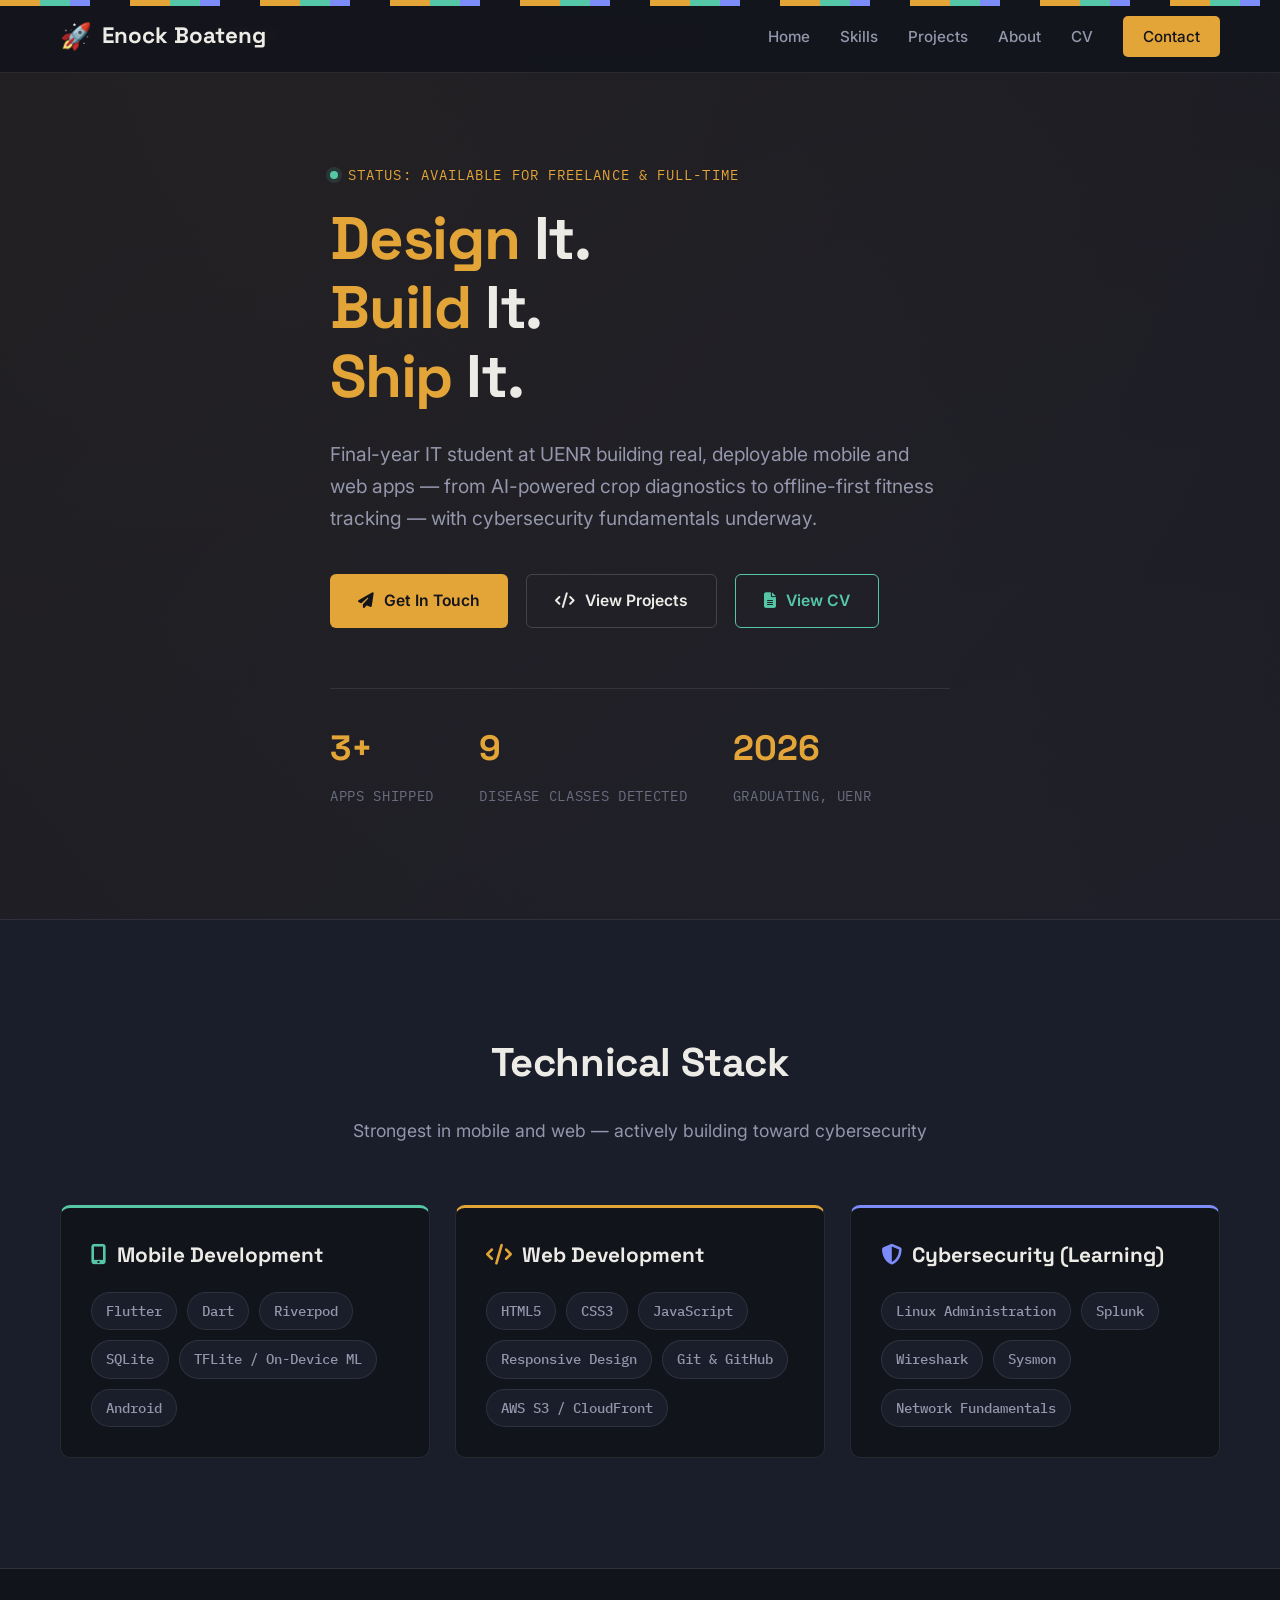
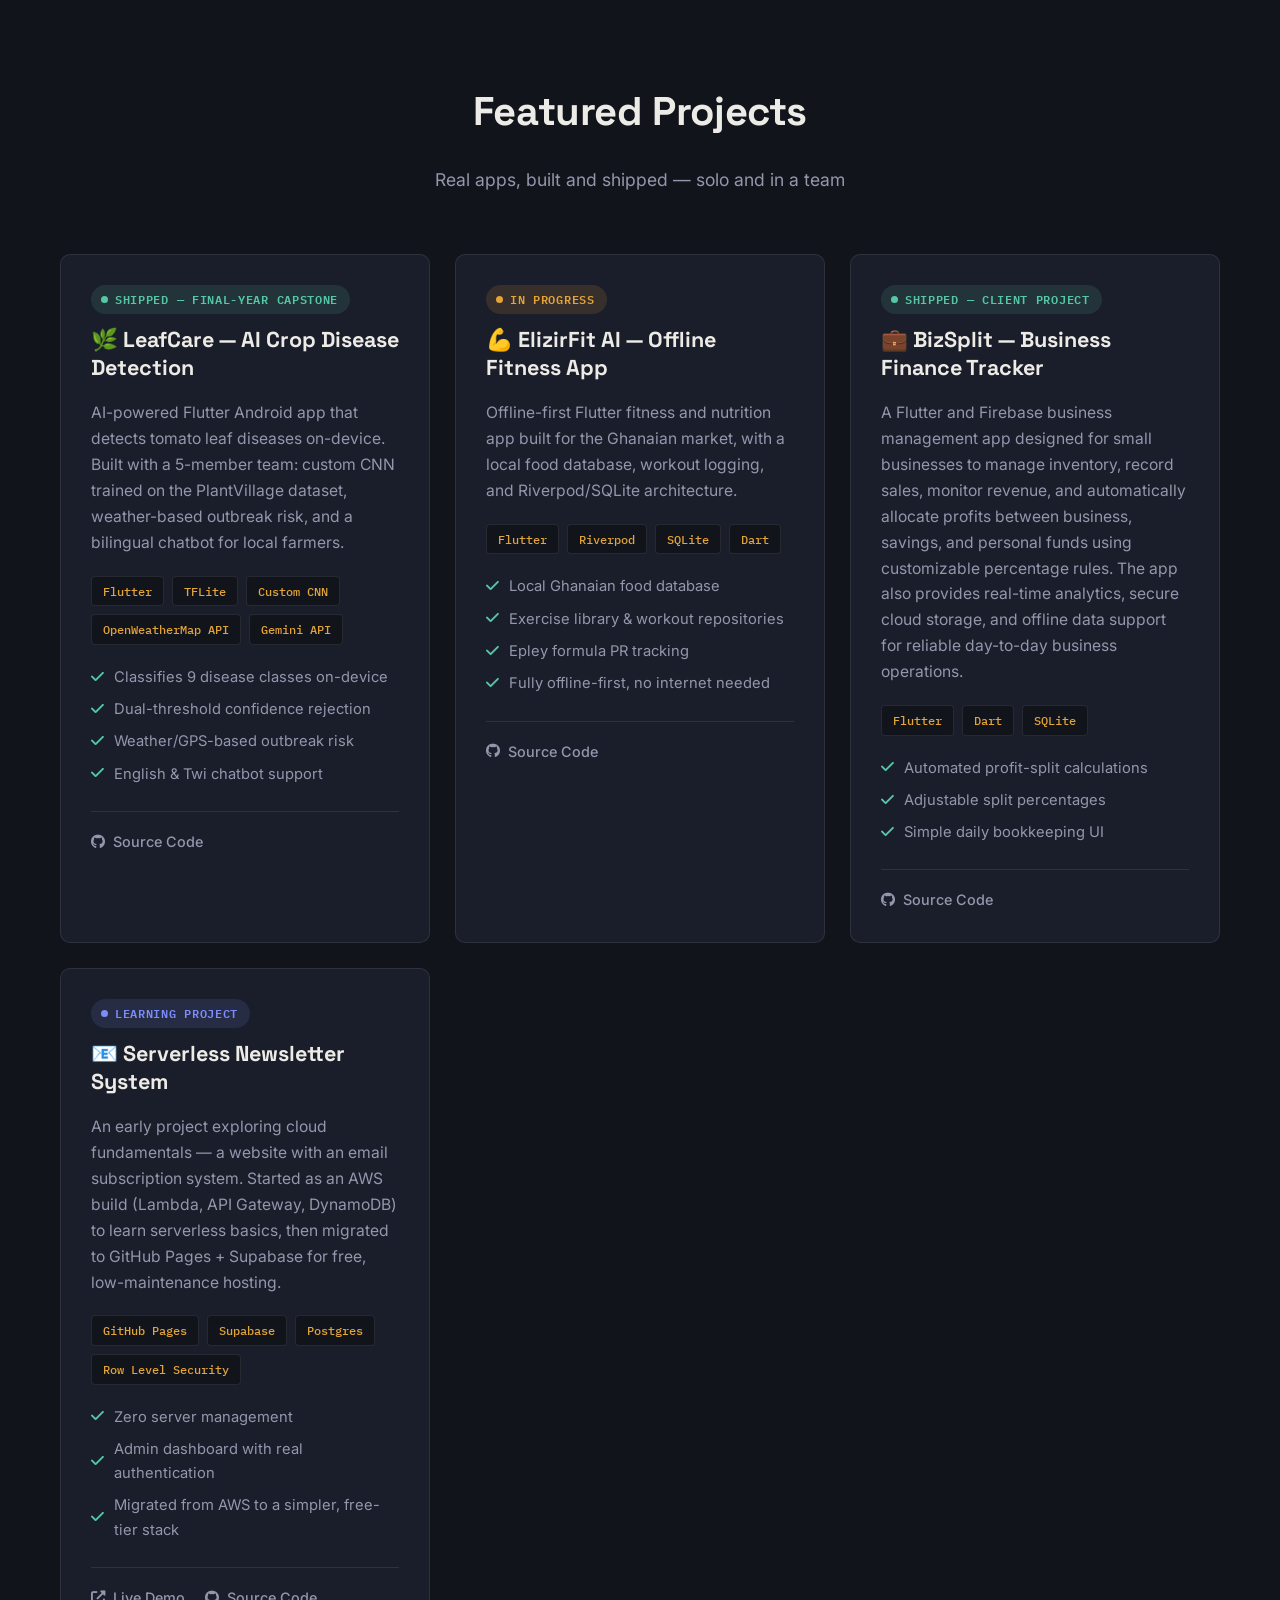
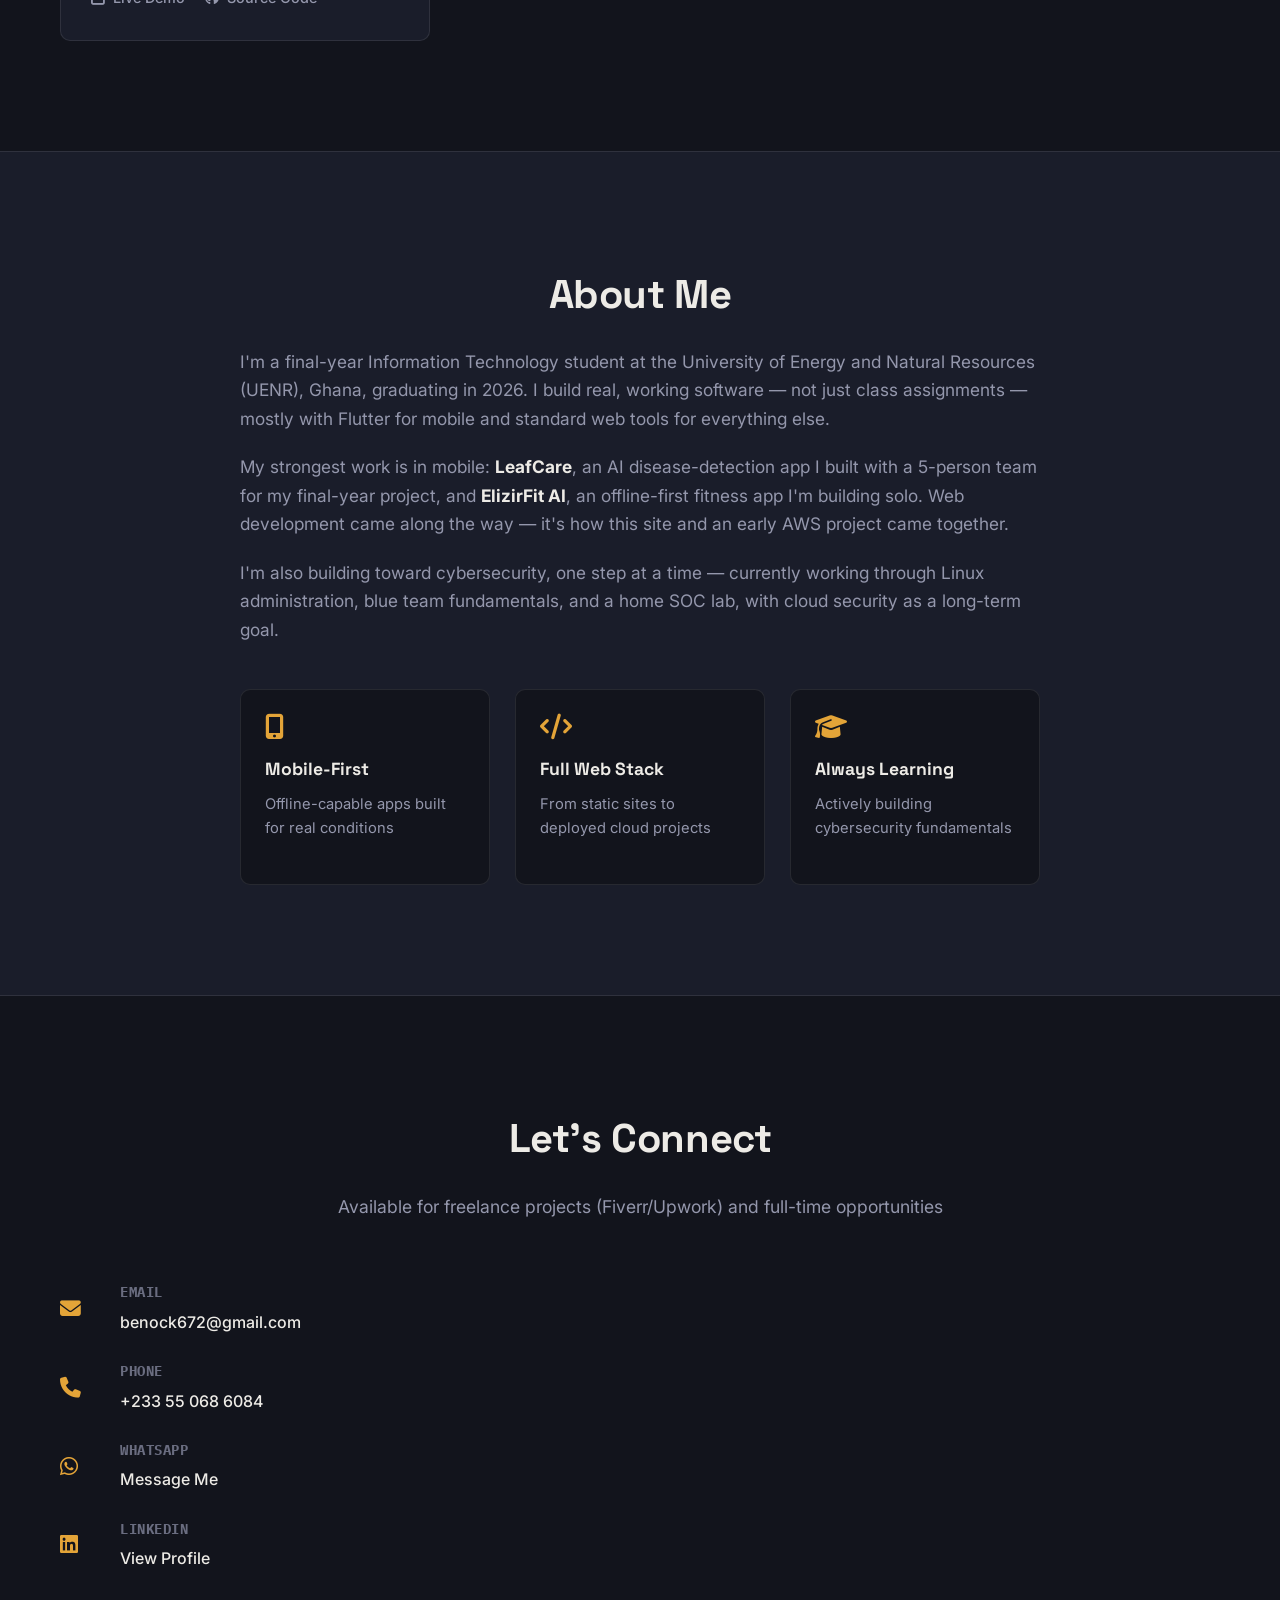
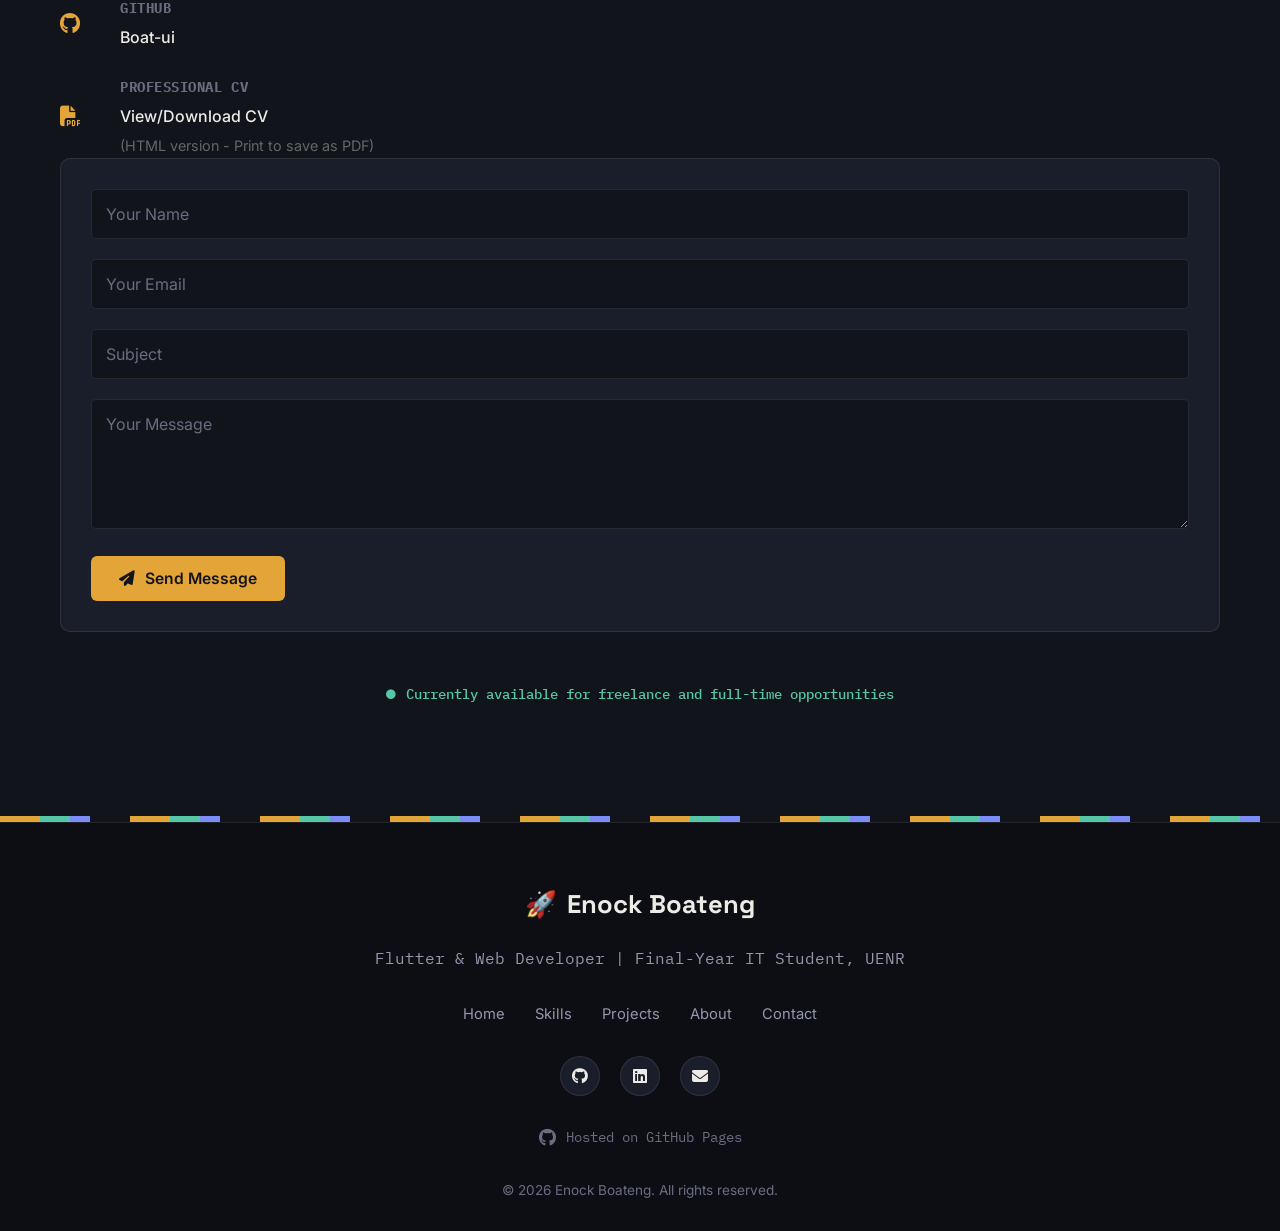
<file: index.html>
<!DOCTYPE html>
<html lang="en">
<head>
    <meta charset="UTF-8">
    <meta name="viewport" content="width=device-width, initial-scale=1.0">
    <title>Enock Boateng - Flutter & Web Developer</title>
    <link rel="stylesheet" href="style.css">
    <link rel="stylesheet" href="https://cdnjs.cloudflare.com/ajax/libs/font-awesome/6.4.0/css/all.min.css">
    <link rel="preconnect" href="https://fonts.googleapis.com">
    <link href="https://fonts.googleapis.com/css2?family=Space+Grotesk:wght@500;700&family=Inter:wght@400;500;600&family=IBM+Plex+Mono:wght@400;500;600&display=swap" rel="stylesheet">
</head>
<body>
    <!-- Navigation -->
    <nav>
        <div class="container">
            <div class="logo">
                <span class="logo-icon">🚀</span>
                <span class="logo-text">Enock Boateng</span>
            </div>
            <div class="nav-links">
                <a href="#home">Home</a>
                <a href="#skills">Skills</a>
                <a href="#projects">Projects</a>
                <a href="#about">About</a>
                <a href="cv.html">CV</a> 
                <a href="#contact" class="nav-cta">Contact</a>
            </div>
        </div>
    </nav>
    <div class="stripe-divider" style="position:fixed; top:0; left:0; z-index:1001;"></div>

    <!-- Hero Section -->
    <section id="home" class="hero">
        <div class="container">
            <div class="hero-content">
                <span class="eyebrow">status: available for freelance &amp; full-time</span>
                <h1 class="hero-title">
                    <span class="highlight">Design</span> It.<br>
                    <span class="highlight">Build</span> It.<br>
                    <span class="highlight">Ship</span> It.
                </h1>
                <p class="hero-subtitle">
                    Final-year IT student at UENR building real, deployable mobile and web apps —
                    from AI-powered crop diagnostics to offline-first fitness tracking — with
                    cybersecurity fundamentals underway.
                </p>
                <div class="hero-actions">
                    <a href="#contact" class="btn btn-primary">
                        <i class="fas fa-paper-plane"></i> Get In Touch
                    </a>
                    <a href="#projects" class="btn btn-secondary">
                        <i class="fas fa-code"></i> View Projects
                    </a>
                     <a href="cv.html" class="btn btn-cv">  
        <i class="fas fa-file-alt"></i> View CV
    </a>
                </div>
                <div class="hero-stats">
                    <div class="stat">
                        <span class="stat-number">3+</span>
                        <span class="stat-label">Apps Shipped</span>
                    </div>
                    <div class="stat">
                        <span class="stat-number">9</span>
                        <span class="stat-label">Disease Classes Detected</span>
                    </div>
                    <div class="stat">
                        <span class="stat-number">2026</span>
                        <span class="stat-label">Graduating, UENR</span>
                    </div>
                </div>
            </div>
        </div>
    </section>

    <!-- Skills Section -->
    <section id="skills" class="skills">
        <div class="container">
            <h2 class="section-title">Technical Stack</h2>
            <p class="section-subtitle">Strongest in mobile and web — actively building toward cybersecurity</p>
            
            <div class="skills-grid">
                <div class="skill-category">
                    <h3><i class="fas fa-mobile-alt"></i> Mobile Development</h3>
                    <div class="skill-tags">
                        <span class="skill-tag">Flutter</span>
                        <span class="skill-tag">Dart</span>
                        <span class="skill-tag">Riverpod</span>
                        <span class="skill-tag">SQLite</span>
                        <span class="skill-tag">TFLite / On-Device ML</span>
                        <span class="skill-tag">Android</span>
                    </div>
                </div>
                
                <div class="skill-category">
                    <h3><i class="fas fa-code"></i> Web Development</h3>
                    <div class="skill-tags">
                        <span class="skill-tag">HTML5</span>
                        <span class="skill-tag">CSS3</span>
                        <span class="skill-tag">JavaScript</span>
                        <span class="skill-tag">Responsive Design</span>
                        <span class="skill-tag">Git & GitHub</span>
                        <span class="skill-tag">AWS S3 / CloudFront</span>
                    </div>
                </div>
                
                <div class="skill-category">
                    <h3><i class="fas fa-shield-alt"></i> Cybersecurity (Learning)</h3>
                    <div class="skill-tags">
                        <span class="skill-tag">Linux Administration</span>
                        <span class="skill-tag">Splunk</span>
                        <span class="skill-tag">Wireshark</span>
                        <span class="skill-tag">Sysmon</span>
                        <span class="skill-tag">Network Fundamentals</span>
                    </div>
                </div>
            </div>
        </div>
    </section>

    <!-- Projects Section -->
    <section id="projects" class="projects">
        <div class="container">
            <h2 class="section-title">Featured Projects</h2>
            <p class="section-subtitle">Real apps, built and shipped — solo and in a team</p>
            
            <div class="projects-grid">
                <!-- Project 1: LeafCare -->
                <div class="project-card">
                    <div class="project-header">
                        <span class="project-badge badge-shipped">Shipped — Final-Year Capstone</span>
                        <h3>🌿 LeafCare — AI Crop Disease Detection</h3>
                    </div>
                    <p class="project-description">
                        AI-powered Flutter Android app that detects tomato leaf diseases on-device.
                        Built with a 5-member team: custom CNN trained on the PlantVillage dataset,
                        weather-based outbreak risk, and a bilingual chatbot for local farmers.
                    </p>
                    <div class="project-tech">
                        <span>Flutter</span>
                        <span>TFLite</span>
                        <span>Custom CNN</span>
                        <span>OpenWeatherMap API</span>
                        <span>Gemini API</span>
                    </div>
                    <div class="project-features">
                        <p><i class="fas fa-check"></i> Classifies 9 disease classes on-device</p>
                        <p><i class="fas fa-check"></i> Dual-threshold confidence rejection</p>
                        <p><i class="fas fa-check"></i> Weather/GPS-based outbreak risk</p>
                        <p><i class="fas fa-check"></i> English & Twi chatbot support</p>
                    </div>
                    <div class="project-links">
                        <a href="https://github.com/Boat-ui" target="_blank" class="project-link">
                            <i class="fab fa-github"></i> Source Code
                        </a>
                    </div>
                </div>

                <!-- Project 2: ElizirFit AI -->
                <div class="project-card">
                    <div class="project-header">
                        <span class="project-badge badge-progress">In Progress</span>
                        <h3>💪 ElizirFit AI — Offline Fitness App</h3>
                    </div>
                    <p class="project-description">
                        Offline-first Flutter fitness and nutrition app built for the Ghanaian market,
                        with a local food database, workout logging, and Riverpod/SQLite architecture.
                    </p>
                    <div class="project-tech">
                        <span>Flutter</span>
                        <span>Riverpod</span>
                        <span>SQLite</span>
                        <span>Dart</span>
                    </div>
                    <div class="project-features">
                        <p><i class="fas fa-check"></i> Local Ghanaian food database</p>
                        <p><i class="fas fa-check"></i> Exercise library & workout repositories</p>
                        <p><i class="fas fa-check"></i> Epley formula PR tracking</p>
                        <p><i class="fas fa-check"></i> Fully offline-first, no internet needed</p>
                    </div>
                    <div class="project-links">
                        <a href="https://github.com/Boat-ui" target="_blank" class="project-link">
                            <i class="fab fa-github"></i> Source Code
                        </a>
                    </div>
                </div>

                <!-- Project 3: BizSplit -->
                <div class="project-card">
                    <div class="project-header">
                        <span class="project-badge badge-shipped">Shipped — Client Project</span>
                        <h3>💼 BizSplit — Business Finance Tracker</h3>
                    </div>
                    <p class="project-description">
                       A Flutter and Firebase business management app designed for small businesses to manage inventory,
    record sales, monitor revenue, and automatically allocate profits between business, savings, and
    personal funds using customizable percentage rules. The app also provides real-time analytics,
    secure cloud storage, and offline data support for reliable day-to-day business operations.
                    </p>
                    <div class="project-tech">
                        <span>Flutter</span>
                        <span>Dart</span>
                        <span>SQLite</span>
                    </div>
                    <div class="project-features">
                        <p><i class="fas fa-check"></i> Automated profit-split calculations</p>
                        <p><i class="fas fa-check"></i> Adjustable split percentages</p>
                        <p><i class="fas fa-check"></i> Simple daily bookkeeping UI</p>
                    </div>
                    <div class="project-links">
                        <a href="https://github.com/Boat-ui" target="_blank" class="project-link">
                            <i class="fab fa-github"></i> Source Code
                        </a>
                    </div>
                </div>
                
                <!-- Project 4: Newsletter System (learning project) -->
                <div class="project-card">
                    <div class="project-header">
                        <span class="project-badge badge-learning">Learning Project</span>
                        <h3>📧 Serverless Newsletter System</h3>
                    </div>
                    <p class="project-description">
                        An early project exploring cloud fundamentals — a website with an email subscription
                        system. Started as an AWS build (Lambda, API Gateway, DynamoDB) to learn serverless
                        basics, then migrated to GitHub Pages + Supabase for free, low-maintenance hosting.
                    </p>
                    <div class="project-tech">
                        <span>GitHub Pages</span>
                        <span>Supabase</span>
                        <span>Postgres</span>
                        <span>Row Level Security</span>
                    </div>
                    <div class="project-features">
                        <p><i class="fas fa-check"></i> Zero server management</p>
                        <p><i class="fas fa-check"></i> Admin dashboard with real authentication</p>
                        <p><i class="fas fa-check"></i> Migrated from AWS to a simpler, free-tier stack</p>
                    </div>
                    <div class="project-links">
                        <a href="https://boat-ui.github.io/aws-newsletter-system" target="_blank" class="project-link">
                            <i class="fas fa-external-link-alt"></i> Live Demo
                        </a>
                        <a href="https://github.com/Boat-ui/aws-newsletter-system" target="_blank" class="project-link">
                            <i class="fab fa-github"></i> Source Code
                        </a>
                    </div>
                </div>
            </div>
        </div>
    </section>

    <!-- About Section -->
    <section id="about" class="about">
        <div class="container">
            <h2 class="section-title">About Me</h2>
            <div class="about-content">
                <div class="about-text">
                    <p>
                        I'm a final-year Information Technology student at the University of Energy
                        and Natural Resources (UENR), Ghana, graduating in 2026. I build real,
                        working software — not just class assignments — mostly with Flutter for
                        mobile and standard web tools for everything else.
                    </p>
                    <p>
                        My strongest work is in mobile: <strong>LeafCare</strong>, an AI disease-detection
                        app I built with a 5-person team for my final-year project, and
                        <strong>ElizirFit AI</strong>, an offline-first fitness app I'm building solo.
                        Web development came along the way — it's how this site and an early AWS
                        project came together.
                    </p>
                    <p>
                        I'm also building toward cybersecurity, one step at a time — currently
                        working through Linux administration, blue team fundamentals, and a home
                        SOC lab, with cloud security as a long-term goal.
                    </p>
                    <div class="about-values">
                        <div class="value">
                            <i class="fas fa-mobile-alt"></i>
                            <h4>Mobile-First</h4>
                            <p>Offline-capable apps built for real conditions</p>
                        </div>
                        <div class="value">
                            <i class="fas fa-code"></i>
                            <h4>Full Web Stack</h4>
                            <p>From static sites to deployed cloud projects</p>
                        </div>
                        <div class="value">
                            <i class="fas fa-graduation-cap"></i>
                            <h4>Always Learning</h4>
                            <p>Actively building cybersecurity fundamentals</p>
                        </div>
                    </div>
                </div>
            </div>
        </div>
    </section>

    <!-- Contact Section -->
    <section id="contact" class="contact">
        <div class="container">
            <h2 class="section-title">Let's Connect</h2>
            <p class="section-subtitle">Available for freelance projects (Fiverr/Upwork) and full-time opportunities</p>
            
            <div class="contact-grid">
                <div class="contact-info">
                    <div class="contact-item">
                        <i class="fas fa-envelope"></i>
                        <div>
                            <h4>Email</h4>
                            <a href="mailto:benock672@gmail.com">benock672@gmail.com</a>
                        </div>
                    </div>
                    
                    <div class="contact-item">
                        <i class="fas fa-phone"></i>
                        <div>
                            <h4>Phone</h4>
                            <a href="tel:+233550686084">+233 55 068 6084</a>
                        </div>
                    </div>
                    
                    <div class="contact-item">
                        <i class="fab fa-whatsapp"></i>
                        <div>
                            <h4>Whatsapp</h4>
                            <a href="https://wa.me/233539864748" target="_blank" class="contact-link">
                            Message Me
                            </a>
                        </div>
                    </div>

                    <div class="contact-item">
                        <i class="fab fa-linkedin"></i>
                        <div>
                            <h4>LinkedIn</h4>
                            <a href="https://www.linkedin.com/in/enock-boateng-886882283" target="_blank">
                            View Profile
                            </a>
                        </div>
                    </div>
                    
                    <div class="contact-item">
                        <i class="fab fa-github"></i>
                        <div>
                            <h4>GitHub</h4>
                            <a href="https://github.com/Boat-ui" target="_blank">
                            Boat-ui
                            </a>
                        </div>
                    </div>
                    <div class="contact-item">
        <i class="fas fa-file-pdf"></i>
        <div>
            <h4>Professional CV</h4>
            <a href="cv.html">View/Download CV</a>
            <span style="display: block; font-size: 0.9rem; color: #666; margin-top: 5px;">
                (HTML version - Print to save as PDF)
            </span>
        </div>
    </div>
</div>
                </div>
                
                <div class="contact-form">
                    <form id="contactForm" action="https://formspree.io/f/mrenzbnd" method="POST">
                        <div class="form-group">
                            <input type="text" name="name" placeholder="Your Name" required>
                        </div>
                        <div class="form-group">
                            <input type="email" name="email" placeholder="Your Email" required>
                        </div>
                        <div class="form-group">
                            <input type="text" name="subject" placeholder="Subject" required>
                        </div>
                        <div class="form-group">
                            <textarea name="message" placeholder="Your Message" rows="5" required></textarea>
                        </div>
                        <button type="submit" class="btn btn-primary">
                            <i class="fas fa-paper-plane"></i> Send Message
                        </button>
                        <p id="formStatus" class="form-status"></p>
                    </form>
                </div>
            </div>
            
            <div class="availability">
                <i class="fas fa-circle"></i>
                <span>Currently available for freelance and full-time opportunities</span>
            </div>
        </div>
    </section>

    <div class="stripe-divider"></div>

    <!-- Footer -->
    <footer>
        <div class="container">
            <div class="footer-content">
                <div class="footer-logo">
                    <span class="logo-icon">🚀</span>
                    <span class="logo-text">Enock Boateng</span>
                </div>
                <p class="footer-tagline">Flutter & Web Developer | Final-Year IT Student, UENR</p>
                
                <div class="footer-links">
                    <a href="#home">Home</a>
                    <a href="#skills">Skills</a>
                    <a href="#projects">Projects</a>
                    <a href="#about">About</a>
                    <a href="#contact">Contact</a>
                </div>
                
                <div class="footer-social">
                    <a href="https://github.com/Boat-ui" target="_blank" class="social-icon">
                        <i class="fab fa-github"></i>
                    </a>
                    <a href="https://www.linkedin.com/in/enock-boateng-886882283" target="_blank" class="social-icon">
                        <i class="fab fa-linkedin"></i>
                    </a>
                    <a href="mailto:benock672@gmail.com" class="social-icon">
                        <i class="fas fa-envelope"></i>
                    </a>
                </div>
                
                <div class="footer-aws">
                    <i class="fab fa-github"></i>
                    <span>Hosted on GitHub Pages</span>
                </div>
                
                <p class="footer-copyright">
                    © 2026 Enock Boateng. All rights reserved.
                </p>
            </div>
        </div>
    </footer>

    <script src="script.js"></script>
</body>
</html>
</file>
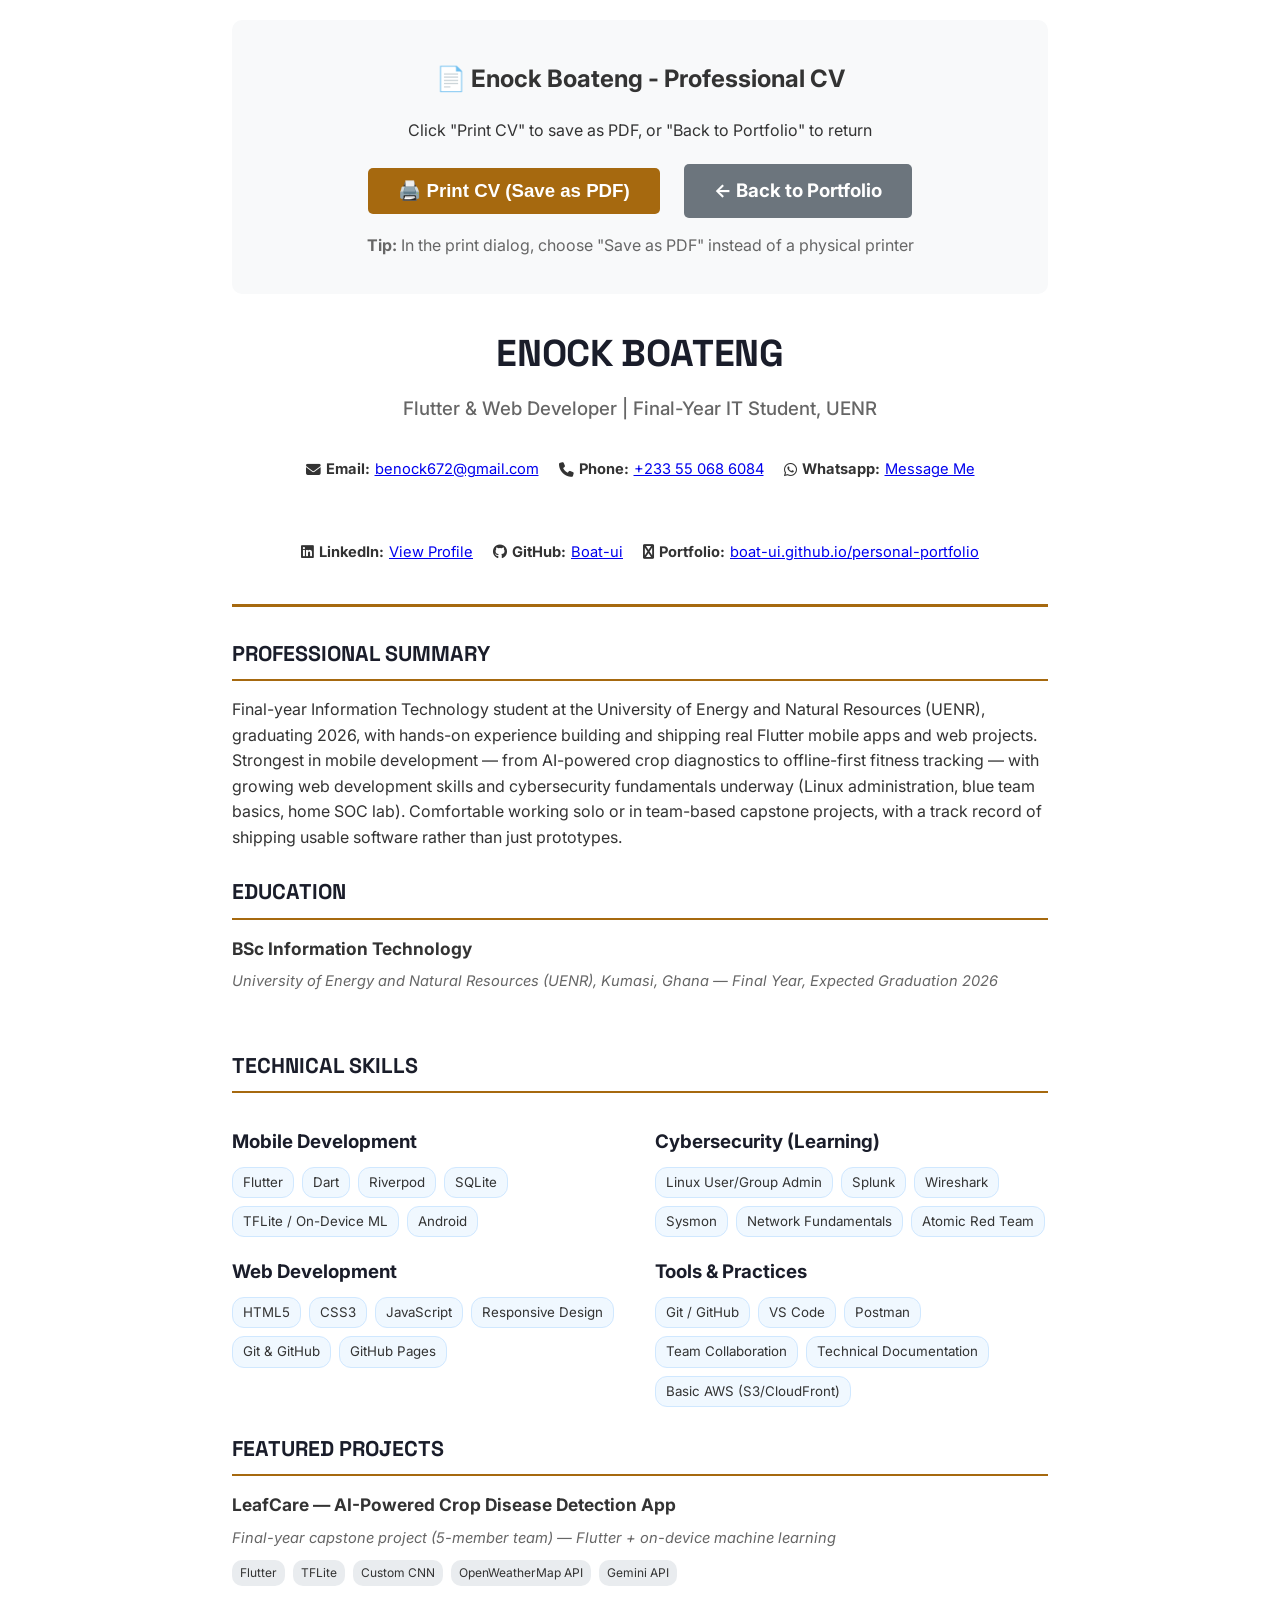
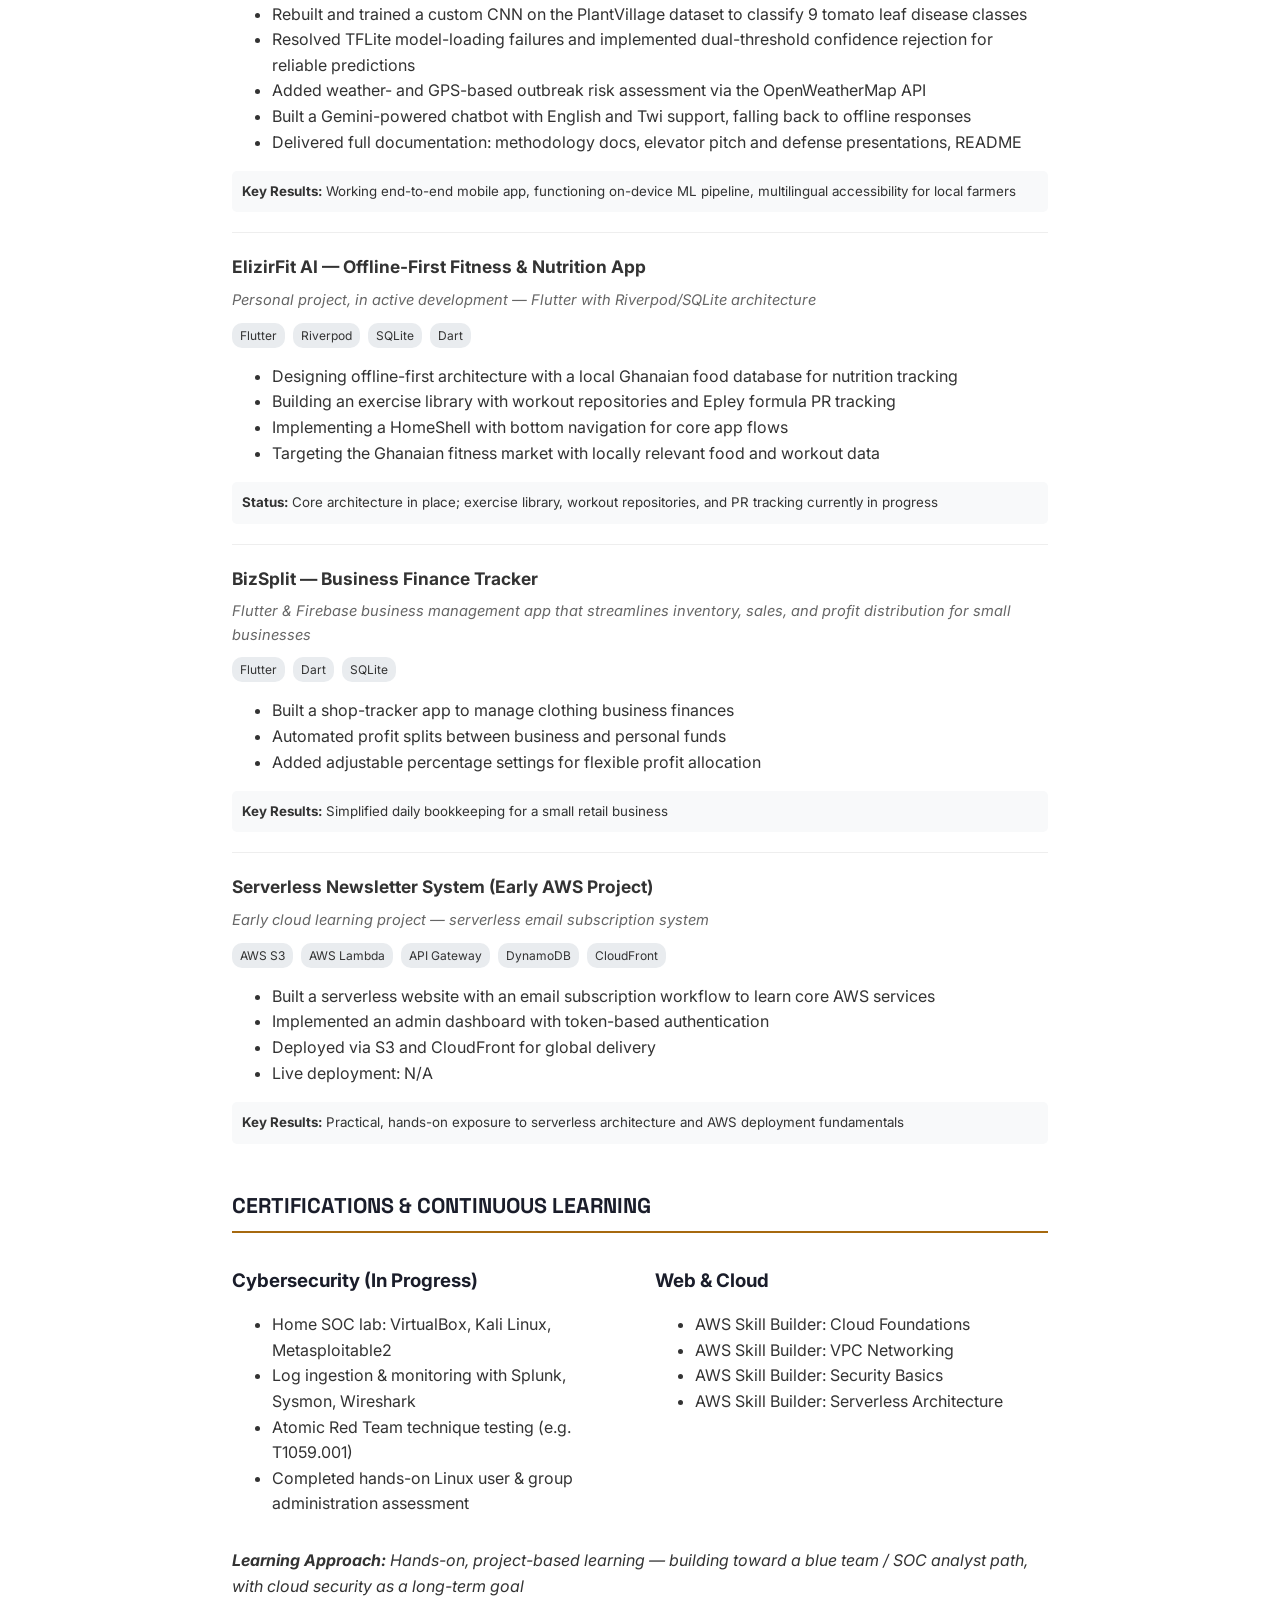
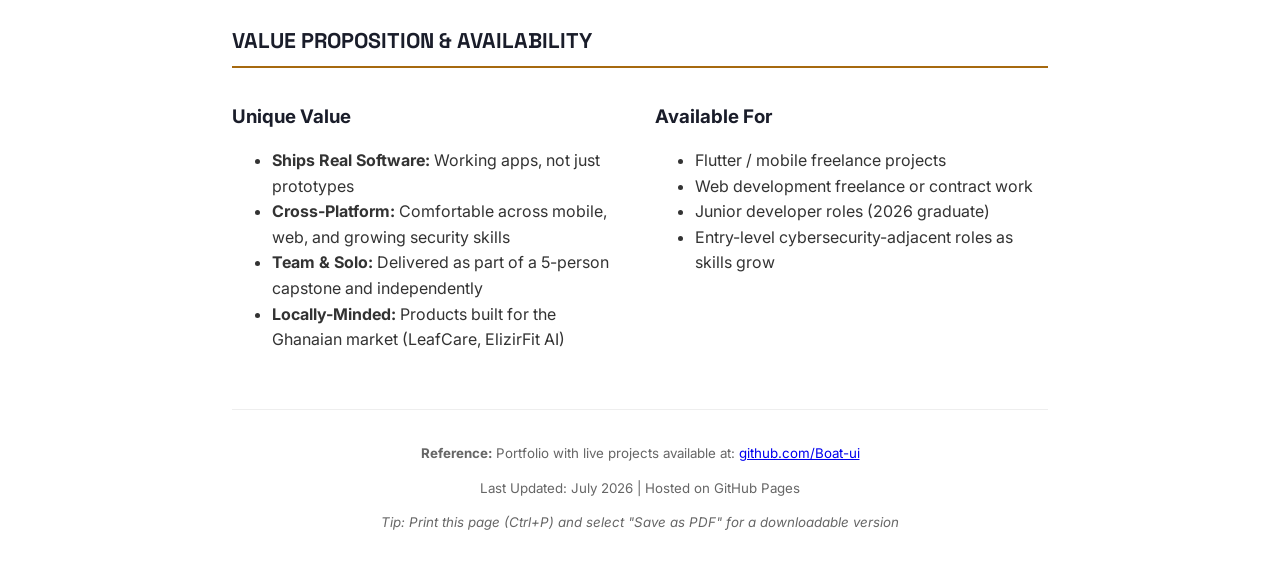
<file: cv.html>
<!DOCTYPE html>
<html lang="en">
<head>
    <meta charset="UTF-8">
    <meta name="viewport" content="width=device-width, initial-scale=1.0">
    <title>Enock Boateng - Flutter & Web Developer CV</title>
    <link rel="preconnect" href="https://fonts.googleapis.com">
    <link rel="stylesheet" href="https://cdnjs.cloudflare.com/ajax/libs/font-awesome/6.7.2/css/all.min.css">
    <link href="https://fonts.googleapis.com/css2?family=Space+Grotesk:wght@600;700&family=Inter:wght@400;500;600&display=swap" rel="stylesheet">
    <style>
        /* Print-friendly styles */
        @media print {
            @page {
                margin: 0.5in;
            }
            
            body {
                font-size: 12pt;
                line-height: 1.4;
            }
            
            .no-print {
                display: none !important;
            }
            
            .page-break {
                page-break-before: always;
            }
            
            a {
                color: #000 !important;
                text-decoration: none !important;
            }
        }
        
        body {
            font-family: 'Inter', 'Calibri', 'Arial', sans-serif;
            max-width: 8.5in;
            margin: 0 auto;
            padding: 20px;
            color: #333;
            line-height: 1.6;
        }
        
        .header {
            text-align: center;
            border-bottom: 3px solid #a6690f;
            padding-bottom: 20px;
            margin-bottom: 30px;
        }
        
        .header h1 {
            font-family: 'Space Grotesk', 'Calibri', sans-serif;
            font-size: 28pt;
            color: #1a1d2a;
            margin: 0;
            font-weight: 700;
            letter-spacing: -0.01em;
        }
        
        .header .title {
            font-size: 14pt;
            color: #666;
            margin: 10px 0;
            font-weight: 500;
        }
        
        .contact-info {
            display: flex;
            justify-content: center;
            flex-wrap: wrap;
            gap: 20px;
            margin-top: 15px;
            font-size: 11pt;
        }
        
        .contact-item {
            display: flex;
            align-items: center;
            gap: 5px;
        }
        
        .section {
            margin-bottom: 25px;
        }
        
        .section-title {
            font-family: 'Space Grotesk', 'Calibri', sans-serif;
            color: #1a1d2a;
            font-size: 16pt;
            font-weight: 700;
            padding-bottom: 8px;
            border-bottom: 2px solid #a6690f;
            margin-bottom: 15px;
        }
        
        .two-column {
            display: grid;
            grid-template-columns: 1fr 1fr;
            gap: 30px;
        }
        
        .skills-grid {
            display: grid;
            grid-template-columns: repeat(auto-fill, minmax(200px, 1fr));
            gap: 15px;
        }
        
        .skill-category h3 {
            font-size: 13pt;
            margin-bottom: 10px;
            color: #1a1d2a;
        }
        
        .skill-tags {
            display: flex;
            flex-wrap: wrap;
            gap: 8px;
        }
        
        .skill-tag {
            background: #f0f8ff;
            padding: 4px 10px;
            border-radius: 12px;
            font-size: 10pt;
            border: 1px solid #d0e8ff;
        }
        
        .project-item {
            margin-bottom: 20px;
            padding-bottom: 20px;
            border-bottom: 1px solid #eee;
        }
        
        .project-item:last-child {
            border-bottom: none;
        }
        
        .project-title {
            font-size: 13pt;
            font-weight: bold;
            margin-bottom: 8px;
            color: #333;
        }
        
        .project-subtitle {
            font-size: 11pt;
            color: #666;
            margin-bottom: 10px;
            font-style: italic;
        }
        
        .project-tech {
            display: flex;
            flex-wrap: wrap;
            gap: 8px;
            margin: 10px 0;
        }
        
        .tech-tag {
            background: #e9ecef;
            padding: 3px 8px;
            border-radius: 10px;
            font-size: 9pt;
        }
        
        .project-results {
            background: #f8f9fa;
            padding: 10px;
            border-radius: 5px;
            margin-top: 10px;
            font-size: 10pt;
        }
        
        .footer {
            text-align: center;
            margin-top: 40px;
            padding-top: 20px;
            border-top: 1px solid #eee;
            font-size: 10pt;
            color: #666;
        }
        
        /* Print button (hidden when printing) */
        .print-actions {
            text-align: center;
            margin-bottom: 30px;
            padding: 20px;
            background: #f8f9fa;
            border-radius: 10px;
        }
        
        .print-btn {
            display: inline-block;
            background: #a6690f;
            color: white;
            padding: 12px 30px;
            border-radius: 5px;
            text-decoration: none;
            font-weight: bold;
            margin: 0 10px;
            border: none;
            cursor: pointer;
            font-size: 14pt;
        }
        
        .print-btn:hover {
            background: #005d93;
        }
        
        .back-btn {
            background: #6c757d;
        }
        
        .back-btn:hover {
            background: #545b62;
        }
    </style>
</head>
<body>
    <!-- Print Actions (Hidden when printing) -->
    <div class="print-actions no-print">
        <h2>📄 Enock Boateng - Professional CV</h2>
        <p>Click "Print CV" to save as PDF, or "Back to Portfolio" to return</p>
        <div style="margin-top: 20px;">
            <button onclick="window.print()" class="print-btn">
                🖨️ Print CV (Save as PDF)
            </button>
            <a href="index.html" class="print-btn back-btn">
                ← Back to Portfolio
            </a>
        </div>
        <p style="margin-top: 15px; color: #666; font-size: 12pt;">
            <strong>Tip:</strong> In the print dialog, choose "Save as PDF" instead of a physical printer
        </p>
    </div>
    
    <!-- CV Content -->
    <div class="header">
        <h1>ENOCK BOATENG</h1>
        <div class="title">Flutter & Web Developer | Final-Year IT Student, UENR</div>
        <div class="contact-info">
            <div class="contact-item">
                <i class="fas fa-envelope"></i> <h4>Email:</h4>
                            <a href="mailto:benock672@gmail.com">
                                benock672@gmail.com
                            </a>
            </div>
            <div class="contact-item">
                <i class="fas fa-phone"></i> <h4>Phone:</h4>
                            <a href="tel:+233550686084">
                                +233 55 068 6084
                            </a>
            </div>
            <div class="contact-item">
                 <i class="fab fa-whatsapp"></i><h4>Whatsapp:</h4>
                            <a href="https://wa.me/233539864748" target="_blank" class="contact-link">
                            Message Me
                            </a>    
            </div>
            <div class="contact-item">
                <i class="fab fa-linkedin"></i> <h4>LinkedIn:</h4>
                            <a href="https://www.linkedin.com/in/enock-boateng-886882283" target="_blank">
                              View Profile  
                            </a>
            </div>
            <div class="contact-item">
                <i class="fab fa-github"></i> <h4>GitHub:</h4>
                            <a href="https://github.com/Boat-ui" target="_blank">
                               Boat-ui 
                            </a>
            </div>
            <div class="contact-item">
                <i class="fab fa-globe"></i> <strong>Portfolio:</strong> <a href="https://boat-ui.github.io/personal-portfolio">boat-ui.github.io/personal-portfolio</a>
            </div>
        </div>
    </div>
    
    <!-- Professional Summary -->
    <div class="section">
        <div class="section-title">PROFESSIONAL SUMMARY</div>
        <p>
            Final-year Information Technology student at the University of Energy and Natural
            Resources (UENR), graduating 2026, with hands-on experience building and shipping
            real Flutter mobile apps and web projects. Strongest in mobile development — from
            AI-powered crop diagnostics to offline-first fitness tracking — with growing web
            development skills and cybersecurity fundamentals underway (Linux administration,
            blue team basics, home SOC lab). Comfortable working solo or in team-based capstone
            projects, with a track record of shipping usable software rather than just prototypes.
        </p>
    </div>

    <!-- Education -->
    <div class="section">
        <div class="section-title">EDUCATION</div>
        <div class="project-item">
            <div class="project-title">BSc Information Technology</div>
            <div class="project-subtitle">University of Energy and Natural Resources (UENR), Kumasi, Ghana — Final Year, Expected Graduation 2026</div>
        </div>
    </div>
    
    <!-- Technical Skills -->
    <div class="section">
        <div class="section-title">TECHNICAL SKILLS</div>
        <div class="two-column">
            <div>
                <h3 style="color: #1a1d2a; margin-bottom: 10px;">Mobile Development</h3>
                <div class="skill-tags">
                    <span class="skill-tag">Flutter</span>
                    <span class="skill-tag">Dart</span>
                    <span class="skill-tag">Riverpod</span>
                    <span class="skill-tag">SQLite</span>
                    <span class="skill-tag">TFLite / On-Device ML</span>
                    <span class="skill-tag">Android</span>
                </div>
                
                <h3 style="color: #1a1d2a; margin-top: 20px; margin-bottom: 10px;">Web Development</h3>
                <div class="skill-tags">
                    <span class="skill-tag">HTML5</span>
                    <span class="skill-tag">CSS3</span>
                    <span class="skill-tag">JavaScript</span>
                    <span class="skill-tag">Responsive Design</span>
                    <span class="skill-tag">Git & GitHub</span>
                    <span class="skill-tag">GitHub Pages</span>
                </div>
            </div>
            
            <div>
                <h3 style="color: #1a1d2a; margin-bottom: 10px;">Cybersecurity (Learning)</h3>
                <div class="skill-tags">
                    <span class="skill-tag">Linux User/Group Admin</span>
                    <span class="skill-tag">Splunk</span>
                    <span class="skill-tag">Wireshark</span>
                    <span class="skill-tag">Sysmon</span>
                    <span class="skill-tag">Network Fundamentals</span>
                    <span class="skill-tag">Atomic Red Team</span>
                </div>
                
                <h3 style="color: #1a1d2a; margin-top: 20px; margin-bottom: 10px;">Tools & Practices</h3>
                <div class="skill-tags">
                    <span class="skill-tag">Git / GitHub</span>
                    <span class="skill-tag">VS Code</span>
                    <span class="skill-tag">Postman</span>
                    <span class="skill-tag">Team Collaboration</span>
                    <span class="skill-tag">Technical Documentation</span>
                    <span class="skill-tag">Basic AWS (S3/CloudFront)</span>
                </div>
            </div>
        </div>
    </div>
    
    <!-- Projects -->
    <div class="section">
        <div class="section-title">FEATURED PROJECTS</div>
        
        <div class="project-item">
            <div class="project-title">LeafCare — AI-Powered Crop Disease Detection App</div>
            <div class="project-subtitle">Final-year capstone project (5-member team) — Flutter + on-device machine learning</div>
            <div class="project-tech">
                <span class="tech-tag">Flutter</span>
                <span class="tech-tag">TFLite</span>
                <span class="tech-tag">Custom CNN</span>
                <span class="tech-tag">OpenWeatherMap API</span>
                <span class="tech-tag">Gemini API</span>
            </div>
            <ul>
                <li>Rebuilt and trained a custom CNN on the PlantVillage dataset to classify 9 tomato leaf disease classes</li>
                <li>Resolved TFLite model-loading failures and implemented dual-threshold confidence rejection for reliable predictions</li>
                <li>Added weather- and GPS-based outbreak risk assessment via the OpenWeatherMap API</li>
                <li>Built a Gemini-powered chatbot with English and Twi support, falling back to offline responses</li>
                <li>Delivered full documentation: methodology docs, elevator pitch and defense presentations, README</li>
            </ul>
            <div class="project-results">
                <strong>Key Results:</strong> Working end-to-end mobile app, functioning on-device ML
                pipeline, multilingual accessibility for local farmers
            </div>
        </div>

        <div class="project-item">
            <div class="project-title">ElizirFit AI — Offline-First Fitness & Nutrition App</div>
            <div class="project-subtitle">Personal project, in active development — Flutter with Riverpod/SQLite architecture</div>
            <div class="project-tech">
                <span class="tech-tag">Flutter</span>
                <span class="tech-tag">Riverpod</span>
                <span class="tech-tag">SQLite</span>
                <span class="tech-tag">Dart</span>
            </div>
            <ul>
                <li>Designing offline-first architecture with a local Ghanaian food database for nutrition tracking</li>
                <li>Building an exercise library with workout repositories and Epley formula PR tracking</li>
                <li>Implementing a HomeShell with bottom navigation for core app flows</li>
                <li>Targeting the Ghanaian fitness market with locally relevant food and workout data</li>
            </ul>
            <div class="project-results">
                <strong>Status:</strong> Core architecture in place; exercise library, workout
                repositories, and PR tracking currently in progress
            </div>
        </div>

        <div class="project-item">
            <div class="project-title">BizSplit — Business Finance Tracker</div>
            <div class="project-subtitle">Flutter & Firebase business management app that streamlines inventory, sales, and profit distribution for small businesses</div>
            <div class="project-tech">
                <span class="tech-tag">Flutter</span>
                <span class="tech-tag">Dart</span>
                <span class="tech-tag">SQLite</span>
            </div>
            <ul>
                <li>Built a shop-tracker app to manage clothing business finances</li>
                <li>Automated profit splits between business and personal funds</li>
                <li>Added adjustable percentage settings for flexible profit allocation</li>
            </ul>
            <div class="project-results">
                <strong>Key Results:</strong> Simplified daily bookkeeping for a small retail business
            </div>
        </div>

        <div class="project-item">
            <div class="project-title">Serverless Newsletter System (Early AWS Project)</div>
            <div class="project-subtitle">Early cloud learning project — serverless email subscription system</div>
            <div class="project-tech">
                <span class="tech-tag">AWS S3</span>
                <span class="tech-tag">AWS Lambda</span>
                <span class="tech-tag">API Gateway</span>
                <span class="tech-tag">DynamoDB</span>
                <span class="tech-tag">CloudFront</span>
            </div>
            <ul>
                <li>Built a serverless website with an email subscription workflow to learn core AWS services</li>
                <li>Implemented an admin dashboard with token-based authentication</li>
                <li>Deployed via S3 and CloudFront for global delivery</li>
                <li>Live deployment: N/A</li>
            </ul>
            <div class="project-results">
                <strong>Key Results:</strong> Practical, hands-on exposure to serverless architecture
                and AWS deployment fundamentals
            </div>
        </div>
    </div>
    
    <!-- Certifications & Education -->
    <div class="section">
        <div class="section-title">CERTIFICATIONS & CONTINUOUS LEARNING</div>
        <div class="two-column">
            <div>
                <h3 style="color: #1a1d2a; margin-bottom: 10px;">Cybersecurity (In Progress)</h3>
                <ul>
                    <li>Home SOC lab: VirtualBox, Kali Linux, Metasploitable2</li>
                    <li>Log ingestion & monitoring with Splunk, Sysmon, Wireshark</li>
                    <li>Atomic Red Team technique testing (e.g. T1059.001)</li>
                    <li>Completed hands-on Linux user & group administration assessment</li>
                </ul>
            </div>
            <div>
                <h3 style="color: #1a1d2a; margin-bottom: 10px;">Web & Cloud</h3>
                <ul>
                    <li>AWS Skill Builder: Cloud Foundations</li>
                    <li>AWS Skill Builder: VPC Networking</li>
                    <li>AWS Skill Builder: Security Basics</li>
                    <li>AWS Skill Builder: Serverless Architecture</li>
                </ul>
            </div>
        </div>
        <p style="margin-top: 15px; font-style: italic;">
            <strong>Learning Approach:</strong> Hands-on, project-based learning — building toward
            a blue team / SOC analyst path, with cloud security as a long-term goal
        </p>
    </div>
    
    <!-- Availability & Value Proposition -->
    <div class="section">
        <div class="section-title">VALUE PROPOSITION & AVAILABILITY</div>
        <div class="two-column">
            <div>
                <h3 style="color: #1a1d2a; margin-bottom: 10px;">Unique Value</h3>
                <ul>
                    <li><strong>Ships Real Software:</strong> Working apps, not just prototypes</li>
                    <li><strong>Cross-Platform:</strong> Comfortable across mobile, web, and growing security skills</li>
                    <li><strong>Team & Solo:</strong> Delivered as part of a 5-person capstone and independently</li>
                    <li><strong>Locally-Minded:</strong> Products built for the Ghanaian market (LeafCare, ElizirFit AI)</li>
                </ul>
            </div>
            <div>
                <h3 style="color: #1a1d2a; margin-bottom: 10px;">Available For</h3>
                <ul>
                    <li>Flutter / mobile freelance projects</li>
                    <li>Web development freelance or contract work</li>
                    <li>Junior developer roles (2026 graduate)</li>
                    <li>Entry-level cybersecurity-adjacent roles as skills grow</li>
                </ul>
            </div>
        </div>
    </div>
    
    <!-- Footer -->
    <div class="footer">
        <p><strong>Reference:</strong> Portfolio with live projects available at: <a href="https://github.com/Boat-ui">github.com/Boat-ui</a> </p>
        <p>Last Updated: July 2026 | Hosted on GitHub Pages</p>
        <p class="no-print"><em>Tip: Print this page (Ctrl+P) and select "Save as PDF" for a downloadable version</em></p>
    </div>
    
    <script>
        // Auto-update the portfolio URL
        document.addEventListener('DOMContentLoaded', function() {
            const portfolioUrl = window.location.origin.replace('/cv-pdf.html', '');
            const portfolioLinks = document.querySelectorAll('[href="https://boat-ui.github.io/personal-portfolio/"]');
            portfolioLinks.forEach(link => {
                link.href = portfolioUrl;
                link.textContent = portfolioUrl;
            });
        });
    </script>
</body>
</html>
</file>
<file: style.css>
/* ===================================================================
   Enock Boateng — Portfolio
   Concept: "Build Log" — a shipped/in-progress/learning status system,
   styled like a developer's deployment console. Striped dividers nod
   to Ghanaian textile block-patterns as an abstract structural motif.
=================================================================== */

/* Reset & Base Styles */
* {
    margin: 0;
    padding: 0;
    box-sizing: border-box;
}

:root {
    /* Surfaces */
    --bg: #12141c;
    --surface: #1a1d2a;
    --surface-raised: #20243380;
    --border: rgba(255, 255, 255, 0.09);
    --border-strong: rgba(255, 255, 255, 0.16);

    /* Text */
    --text: #edebe6;
    --text-dim: #9497ac;
    --text-faint: #6a6d80;

    /* Signature accents — status system, reused everywhere */
    --gold: #e3a438;      /* in progress / primary accent */
    --mint: #56c7a6;      /* shipped */
    --slate: #7c8cf8;     /* learning */
    --gold-dim: #e3a43822;
    --mint-dim: #56c7a622;
    --slate-dim: #7c8cf822;

    --white: #ffffff;
    --shadow: 0 10px 30px rgba(0, 0, 0, 0.35);
    --transition: all 0.25s ease;

    /* Type */
    --font-display: 'Space Grotesk', 'Segoe UI', sans-serif;
    --font-body: 'Inter', 'Segoe UI', Tahoma, Geneva, Verdana, sans-serif;
    --font-mono: 'IBM Plex Mono', 'Courier New', monospace;
}

html {
    scroll-behavior: smooth;
}

@media (prefers-reduced-motion: reduce) {
    html { scroll-behavior: auto; }
    * { animation-duration: 0.01ms !important; animation-iteration-count: 1 !important; transition-duration: 0.01ms !important; }
}

body {
    font-family: var(--font-body);
    line-height: 1.65;
    color: var(--text);
    background-color: var(--bg);
    background-image:
        radial-gradient(circle at 15% 0%, #e3a43812 0%, transparent 40%),
        radial-gradient(circle at 85% 20%, #7c8cf810 0%, transparent 45%);
}

.container {
    max-width: 1200px;
    margin: 0 auto;
    padding: 0 20px;
}

section {
    padding: 110px 0;
}

/* Signature striped divider — abstract textile block pattern */
.stripe-divider {
    height: 6px;
    width: 100%;
    background: repeating-linear-gradient(
        90deg,
        var(--gold) 0, var(--gold) 40px,
        var(--mint) 40px, var(--mint) 70px,
        var(--slate) 70px, var(--slate) 90px,
        transparent 90px, transparent 130px
    );
}

.eyebrow {
    display: inline-flex;
    align-items: center;
    gap: 10px;
    font-family: var(--font-mono);
    font-size: 0.85rem;
    letter-spacing: 0.08em;
    color: var(--gold);
    text-transform: uppercase;
    margin-bottom: 18px;
}

.eyebrow::before {
    content: '';
    width: 8px;
    height: 8px;
    border-radius: 50%;
    background: var(--mint);
    box-shadow: 0 0 0 4px var(--mint-dim);
    animation: blink-dot 2s infinite;
}

@keyframes blink-dot {
    0%, 100% { opacity: 1; }
    50% { opacity: 0.35; }
}

.section-title {
    font-family: var(--font-display);
    font-size: 2.5rem;
    font-weight: 700;
    text-align: center;
    margin-bottom: 20px;
    color: var(--text);
    letter-spacing: -0.01em;
}

.section-subtitle {
    text-align: center;
    font-size: 1.1rem;
    color: var(--text-dim);
    margin-bottom: 60px;
    max-width: 620px;
    margin-left: auto;
    margin-right: auto;
}

.btn {
    display: inline-flex;
    align-items: center;
    gap: 10px;
    padding: 13px 28px;
    border-radius: 6px;
    text-decoration: none;
    font-weight: 600;
    font-size: 0.98rem;
    transition: var(--transition);
    border: none;
    cursor: pointer;
    font-family: var(--font-body);
}

.btn:focus-visible {
    outline: 2px solid var(--gold);
    outline-offset: 3px;
}

.btn-primary {
    background-color: var(--gold);
    color: #14151b;
}

.btn-primary:hover {
    background-color: #f0b452;
    transform: translateY(-2px);
}

.btn-secondary {
    background-color: transparent;
    color: var(--text);
    border: 1px solid var(--border-strong);
}

.btn-secondary:hover {
    border-color: var(--gold);
    color: var(--gold);
    transform: translateY(-2px);
}

.btn-cv {
    background-color: transparent;
    color: var(--mint);
    border: 1px solid var(--mint);
}

.btn-cv:hover {
    background-color: var(--mint-dim);
    transform: translateY(-2px);
}

/* Navigation */
nav {
    position: fixed;
    top: 0;
    left: 0;
    right: 0;
    background-color: rgba(18, 20, 28, 0.85);
    backdrop-filter: blur(10px);
    border-bottom: 1px solid var(--border);
    z-index: 1000;
    padding: 15px 0;
}

nav .container {
    display: flex;
    justify-content: space-between;
    align-items: center;
}

.logo {
    display: flex;
    align-items: center;
    gap: 10px;
    font-family: var(--font-display);
    font-size: 1.4rem;
    font-weight: 700;
    color: var(--text);
}

.logo-icon {
    font-size: 1.6rem;
}

.nav-links {
    display: flex;
    gap: 30px;
    align-items: center;
}

.nav-links a {
    text-decoration: none;
    color: var(--text-dim);
    font-weight: 500;
    font-size: 0.95rem;
    transition: var(--transition);
}

.nav-links a:hover {
    color: var(--gold);
}

.nav-cta {
    background-color: var(--gold);
    color: #14151b !important;
    padding: 8px 20px;
    border-radius: 5px;
    font-weight: 600;
}

.nav-cta:hover {
    background-color: #f0b452;
}

/* Hero Section */
.hero {
    padding-top: 160px;
    min-height: 100vh;
    display: flex;
    align-items: center;
}

.hero-content {
    max-width: 800px;
}

.hero-title {
    font-family: var(--font-display);
    font-size: 3.75rem;
    font-weight: 700;
    line-height: 1.15;
    margin-bottom: 28px;
    color: var(--text);
    letter-spacing: -0.02em;
}

.highlight {
    color: var(--gold);
}

.hero-subtitle {
    font-size: 1.2rem;
    color: var(--text-dim);
    margin-bottom: 40px;
    max-width: 620px;
}

.hero-actions {
    display: flex;
    gap: 18px;
    margin-bottom: 60px;
    flex-wrap: wrap;
}

.hero-stats {
    display: flex;
    gap: 45px;
    font-family: var(--font-mono);
    border-top: 1px solid var(--border);
    padding-top: 30px;
}

.stat {
    text-align: left;
}

.stat-number {
    display: block;
    font-size: 2.2rem;
    font-weight: 700;
    color: var(--gold);
    margin-bottom: 5px;
    font-family: var(--font-display);
}

.stat-label {
    font-size: 0.85rem;
    color: var(--text-faint);
    text-transform: uppercase;
    letter-spacing: 0.05em;
}

/* Skills Section */
.skills {
    background-color: var(--surface);
    border-top: 1px solid var(--border);
    border-bottom: 1px solid var(--border);
}

.skills-grid {
    display: grid;
    grid-template-columns: repeat(auto-fit, minmax(300px, 1fr));
    gap: 25px;
    margin-top: 50px;
}

.skill-category {
    background-color: var(--bg);
    padding: 30px;
    border-radius: 10px;
    border: 1px solid var(--border);
    border-top: 3px solid var(--gold);
    transition: var(--transition);
}

.skill-category:nth-child(1) { border-top-color: var(--mint); }
.skill-category:nth-child(2) { border-top-color: var(--gold); }
.skill-category:nth-child(3) { border-top-color: var(--slate); }

.skill-category:hover {
    transform: translateY(-5px);
    border-color: var(--border-strong);
}

.skill-category h3 {
    font-family: var(--font-display);
    font-size: 1.3rem;
    margin-bottom: 20px;
    color: var(--text);
    display: flex;
    align-items: center;
    gap: 10px;
}

.skill-category:nth-child(1) h3 i { color: var(--mint); }
.skill-category:nth-child(2) h3 i { color: var(--gold); }
.skill-category:nth-child(3) h3 i { color: var(--slate); }

.skill-tags {
    display: flex;
    flex-wrap: wrap;
    gap: 10px;
}

.skill-tag {
    background-color: var(--surface);
    border: 1px solid var(--border);
    color: var(--text-dim);
    padding: 7px 14px;
    border-radius: 20px;
    font-size: 0.85rem;
    font-family: var(--font-mono);
    font-weight: 500;
}

/* Projects Section */
.projects {
    background-color: var(--bg);
}

.projects-grid {
    display: grid;
    grid-template-columns: repeat(auto-fit, minmax(360px, 1fr));
    gap: 25px;
    margin-top: 50px;
}

.project-card {
    background-color: var(--surface);
    border: 1px solid var(--border);
    border-radius: 10px;
    padding: 30px;
    transition: var(--transition);
}

.project-card:hover {
    transform: translateY(-5px);
    border-color: var(--border-strong);
    box-shadow: var(--shadow);
}

.project-header {
    display: flex;
    flex-direction: column;
    align-items: flex-start;
    gap: 12px;
    margin-bottom: 18px;
}

.project-badge {
    font-family: var(--font-mono);
    text-transform: uppercase;
    letter-spacing: 0.06em;
    padding: 5px 12px 5px 10px;
    border-radius: 20px;
    font-size: 0.72rem;
    font-weight: 600;
    display: inline-flex;
    align-items: center;
    gap: 7px;
}

.project-badge::before {
    content: '';
    width: 7px;
    height: 7px;
    border-radius: 50%;
}

/* Status color coding — same system as skills modules */
.project-badge.badge-shipped {
    background-color: var(--mint-dim);
    color: var(--mint);
}
.project-badge.badge-shipped::before { background-color: var(--mint); }

.project-badge.badge-progress {
    background-color: var(--gold-dim);
    color: var(--gold);
}
.project-badge.badge-progress::before { background-color: var(--gold); animation: blink-dot 1.6s infinite; }

.project-badge.badge-learning {
    background-color: var(--slate-dim);
    color: var(--slate);
}
.project-badge.badge-learning::before { background-color: var(--slate); }

.project-card h3 {
    font-family: var(--font-display);
    font-size: 1.35rem;
    color: var(--text);
    line-height: 1.3;
}

.project-description {
    color: var(--text-dim);
    margin-bottom: 20px;
    font-size: 0.98rem;
}

.project-tech {
    display: flex;
    flex-wrap: wrap;
    gap: 8px;
    margin-bottom: 20px;
}

.project-tech span {
    background-color: var(--bg);
    border: 1px solid var(--border);
    color: var(--gold);
    padding: 4px 11px;
    border-radius: 4px;
    font-size: 0.78rem;
    font-family: var(--font-mono);
    font-weight: 500;
}

.project-features {
    margin-bottom: 25px;
}

.project-features p {
    display: flex;
    align-items: center;
    gap: 10px;
    margin-bottom: 8px;
    color: var(--text-dim);
    font-size: 0.92rem;
}

.project-features i {
    color: var(--mint);
    flex-shrink: 0;
}

.project-links {
    display: flex;
    gap: 20px;
    border-top: 1px solid var(--border);
    padding-top: 18px;
}

.project-link {
    display: inline-flex;
    align-items: center;
    gap: 8px;
    color: var(--text-dim);
    text-decoration: none;
    font-weight: 500;
    font-size: 0.9rem;
    transition: var(--transition);
}

.project-link:hover {
    color: var(--gold);
}

/* About Section */
.about {
    background-color: var(--surface);
    border-top: 1px solid var(--border);
    border-bottom: 1px solid var(--border);
}

.about-text {
    max-width: 800px;
    margin: 0 auto;
}

.about-text p {
    font-size: 1.08rem;
    margin-bottom: 20px;
    color: var(--text-dim);
}

.about-text strong {
    color: var(--text);
}

.about-values {
    display: grid;
    grid-template-columns: repeat(auto-fit, minmax(200px, 1fr));
    gap: 25px;
    margin-top: 45px;
}

.value {
    text-align: left;
    padding: 24px;
    background-color: var(--bg);
    border: 1px solid var(--border);
    border-radius: 10px;
}

.value i {
    font-size: 1.6rem;
    color: var(--gold);
    margin-bottom: 15px;
    display: block;
}

.value h4 {
    font-family: var(--font-display);
    font-size: 1.1rem;
    margin-bottom: 8px;
    color: var(--text);
}

.value p {
    color: var(--text-dim);
    font-size: 0.92rem;
}

/* Contact Section */
.contact {
    background-color: var(--bg);
}

.contact-grid {
    display: grid;
    grid-template-columns: repeat(auto-fit, minmax(300px, 1fr));
    gap: 50px;
    margin-top: 50px;
}

.contact-info {
    display: flex;
    flex-direction: column;
    gap: 25px;
}

.contact-item {
    display: flex;
    align-items: center;
    gap: 20px;
}

.contact-item i {
    font-size: 1.3rem;
    color: var(--gold);
    width: 40px;
}

.contact-item h4 {
    font-size: 0.85rem;
    color: var(--text-faint);
    margin-bottom: 5px;
    font-family: var(--font-mono);
    text-transform: uppercase;
    letter-spacing: 0.04em;
}

.contact-item a {
    color: var(--text);
    text-decoration: none;
    font-weight: 500;
    transition: var(--transition);
}

.contact-item a:hover {
    color: var(--gold);
}

.contact-form {
    background-color: var(--surface);
    padding: 30px;
    border-radius: 10px;
    border: 1px solid var(--border);
}

.form-group {
    margin-bottom: 20px;
}

.form-group input,
.form-group textarea {
    width: 100%;
    padding: 14px;
    background-color: var(--bg);
    border: 1px solid var(--border);
    border-radius: 5px;
    font-size: 1rem;
    color: var(--text);
    font-family: var(--font-body);
    transition: var(--transition);
}

.form-group input::placeholder,
.form-group textarea::placeholder {
    color: var(--text-faint);
}

.form-group input:focus,
.form-group textarea:focus {
    outline: none;
    border-color: var(--gold);
}

.availability {
    display: flex;
    align-items: center;
    justify-content: center;
    gap: 10px;
    margin-top: 50px;
    color: var(--mint);
    font-weight: 500;
    font-family: var(--font-mono);
    font-size: 0.9rem;
}

.availability i {
    animation: pulse 2s infinite;
    font-size: 0.6rem;
}

@keyframes pulse {
    0% { opacity: 1; }
    50% { opacity: 0.4; }
    100% { opacity: 1; }
}

/* Footer */
footer {
    background-color: #0d0e14;
    color: var(--text);
    padding: 60px 0 30px;
    border-top: 1px solid var(--border);
}

.footer-content {
    text-align: center;
}

.footer-logo {
    display: flex;
    align-items: center;
    justify-content: center;
    gap: 10px;
    font-family: var(--font-display);
    font-size: 1.6rem;
    font-weight: 700;
    margin-bottom: 20px;
}

.footer-tagline {
    color: var(--text-dim);
    margin-bottom: 30px;
    font-size: 1rem;
    font-family: var(--font-mono);
}

.footer-links {
    display: flex;
    justify-content: center;
    gap: 30px;
    margin-bottom: 30px;
    flex-wrap: wrap;
}

.footer-links a {
    color: var(--text-dim);
    text-decoration: none;
    transition: var(--transition);
    font-size: 0.92rem;
}

.footer-links a:hover {
    color: var(--gold);
}

.footer-social {
    display: flex;
    justify-content: center;
    gap: 20px;
    margin-bottom: 30px;
}

.social-icon {
    display: inline-flex;
    align-items: center;
    justify-content: center;
    width: 40px;
    height: 40px;
    background-color: var(--surface);
    border: 1px solid var(--border);
    border-radius: 50%;
    color: var(--text);
    text-decoration: none;
    transition: var(--transition);
}

.social-icon:hover {
    background-color: var(--gold);
    color: #14151b;
    border-color: var(--gold);
    transform: translateY(-3px);
}

.footer-aws {
    display: flex;
    align-items: center;
    justify-content: center;
    gap: 10px;
    margin-bottom: 30px;
    color: var(--text-faint);
    font-family: var(--font-mono);
    font-size: 0.85rem;
}

.footer-aws i {
    font-size: 1.1rem;
}

.footer-copyright {
    color: var(--text-faint);
    font-size: 0.85rem;
}

/* Responsive Design */
@media (max-width: 768px) {
    section { padding: 80px 0; }

    .section-title {
        font-size: 2rem;
    }
    
    .hero-title {
        font-size: 2.5rem;
    }
    
    .hero-actions {
        flex-direction: column;
    }
    
    .hero-stats {
        flex-direction: column;
        gap: 20px;
    }
    
    .nav-links {
        display: none;
    }
    
    .projects-grid {
        grid-template-columns: 1fr;
    }
    
    .contact-grid {
        grid-template-columns: 1fr;
    }
}
</file>
